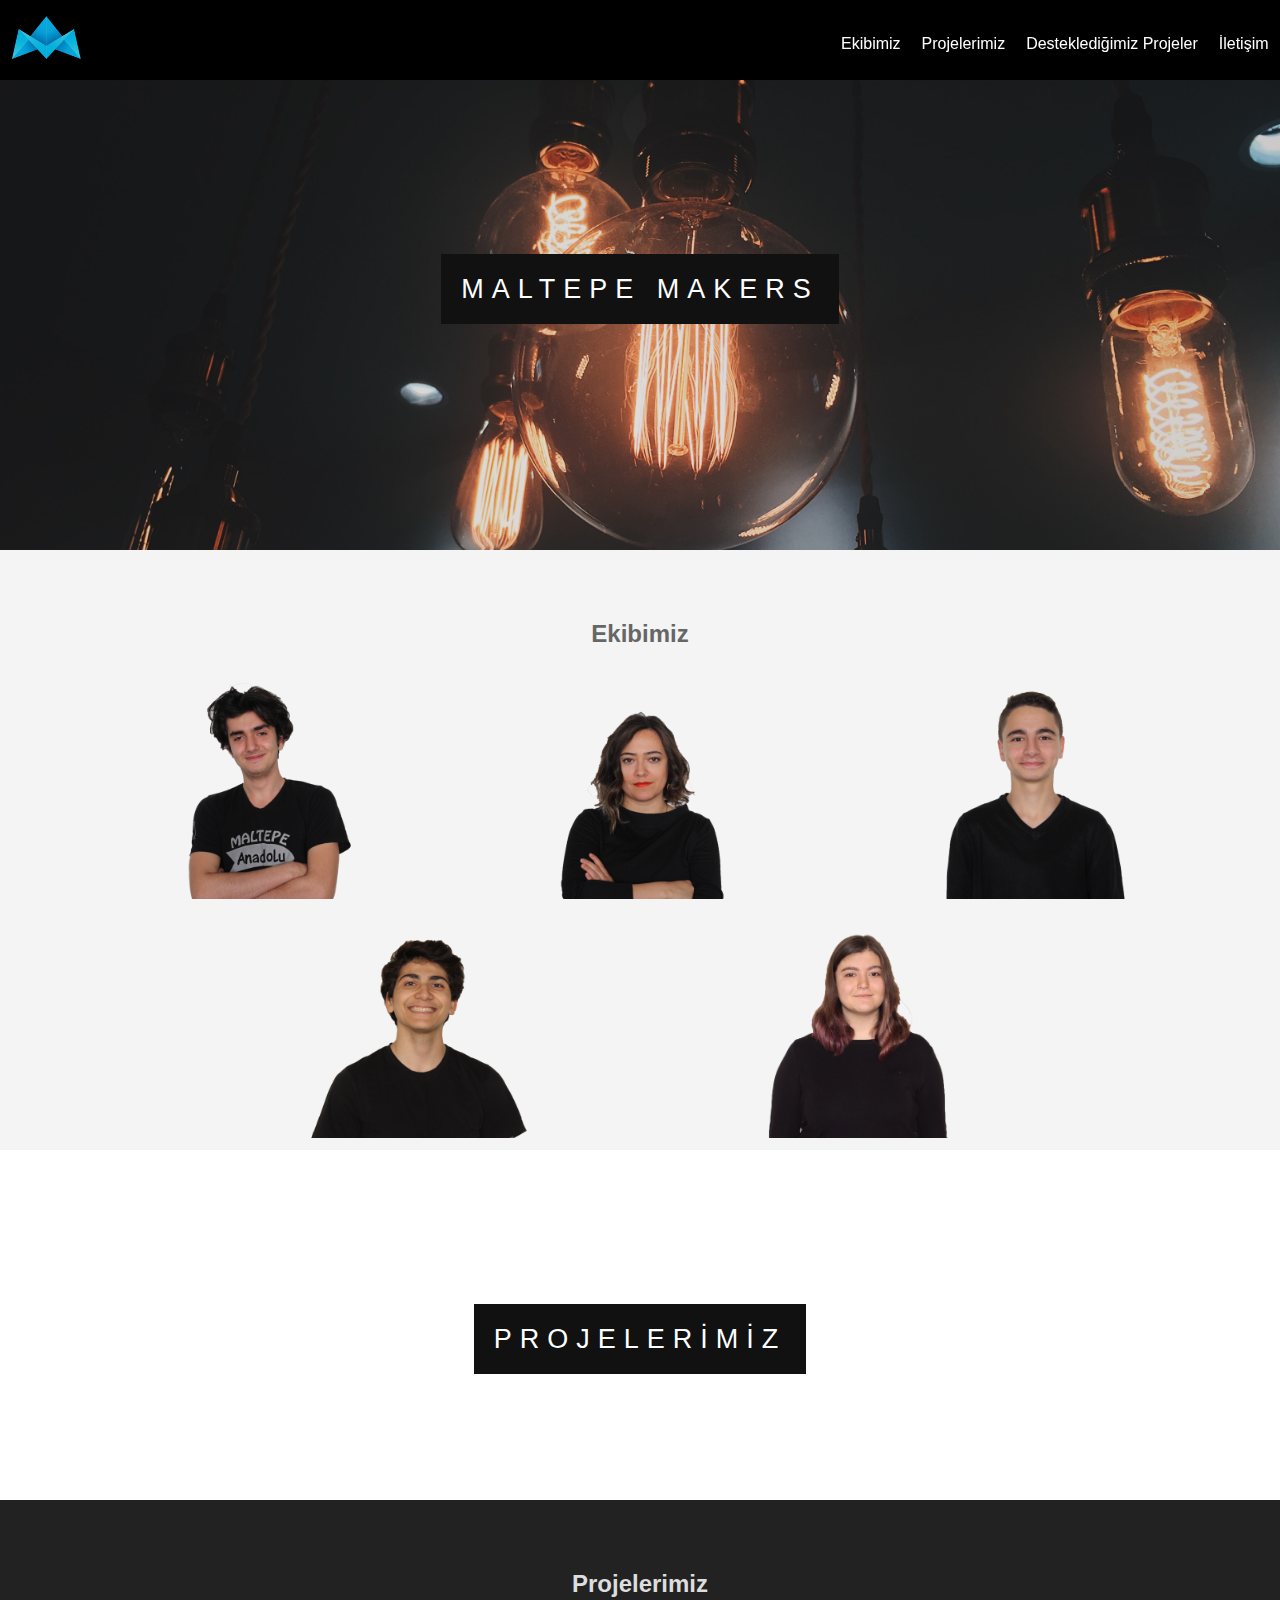
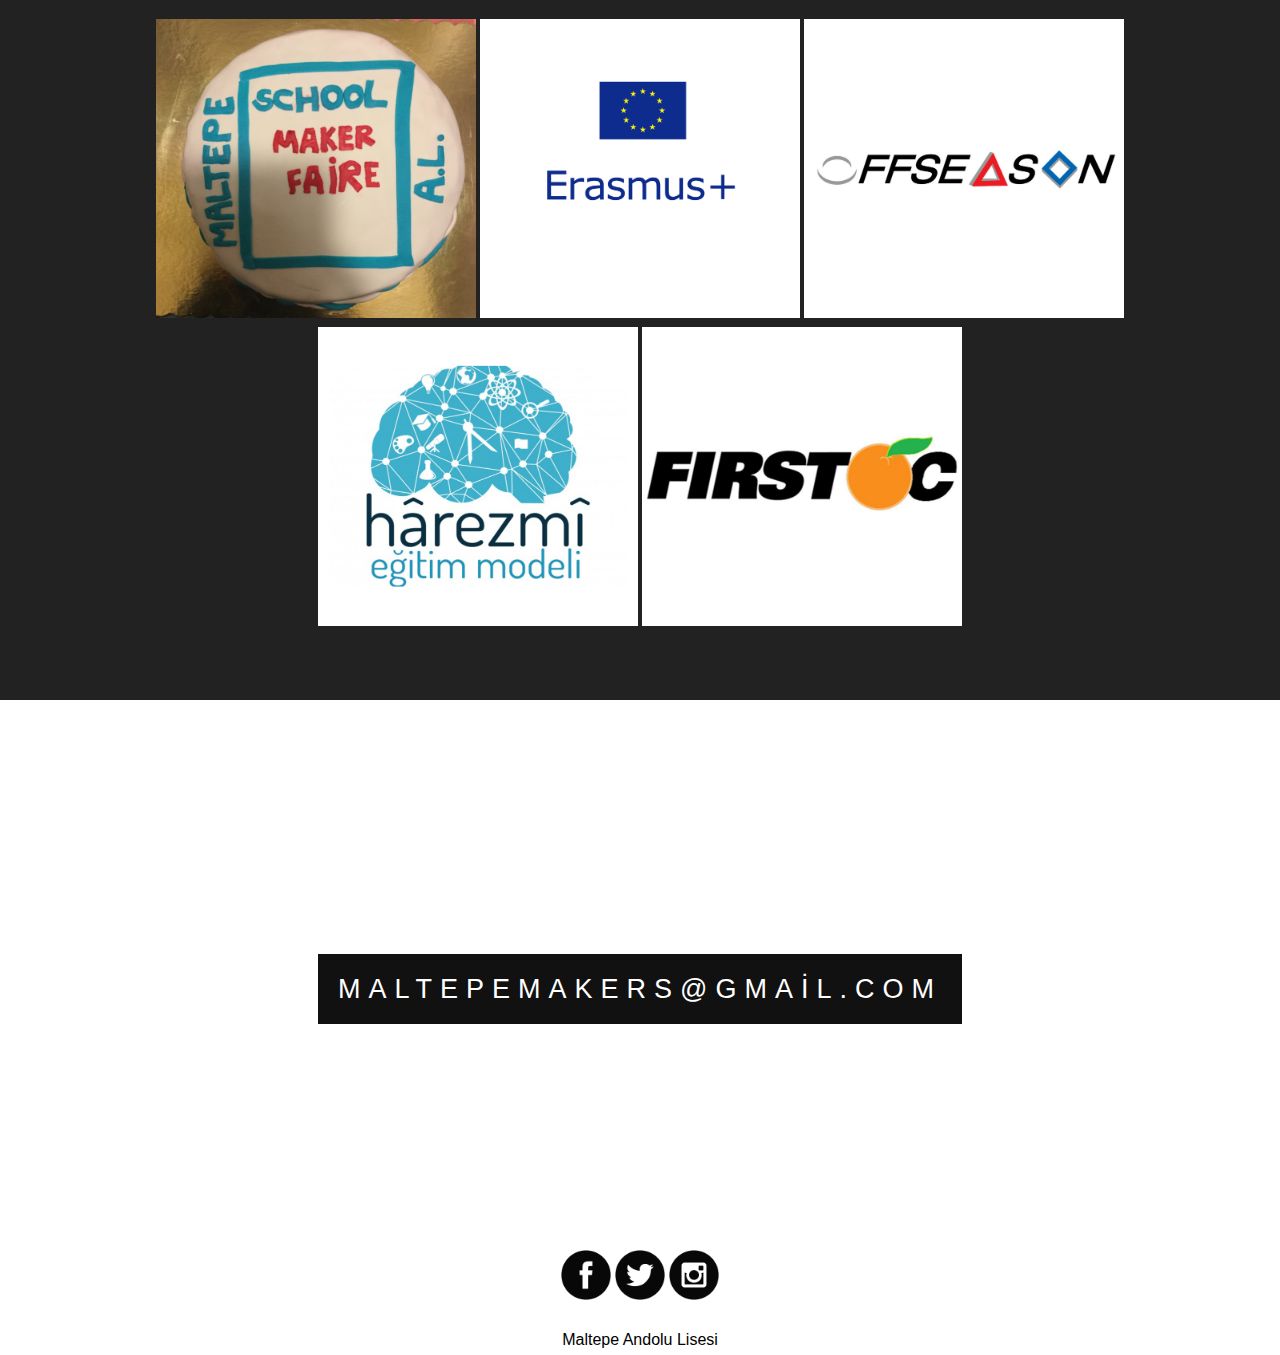
<file: index.html>
<!DOCTYPE HTML>
<html lang="tr">
<head>
  <meta charset="UTF-8">
  <meta name="viewport" content="width=device-width, initial scale=1.0">
  <meta http-equiv="X-UA-Compatible" content="ie=edge">
  <title>Maltepe Makers</title>
  <link rel="icon" href="img/maker logo.PNG">
  <link rel="stylesheet" href="css/style.css">
  <script type="text/javascript" src="js/jquery-1.10.2.min.js"></script>
  <script>

<!----- JQUERY SCROLL NAVIGASYON--->
$(document).ready(function() {
  $('a[href*=#]').each(function() {
    if (location.pathname.replace(/^\//,'') == this.pathname.replace(/^\//,'')
    && location.hostname == this.hostname
    && this.hash.replace(/#/,'') ) {
      var $targetId = $(this.hash), $targetAnchor = $('[name=' + this.hash.slice(1) +']');
      var $target = $targetId.length ? $targetId : $targetAnchor.length ? $targetAnchor : false;
       if ($target) {
         var targetOffset = $target.offset().top;

<!----- JQUERY TIKLANDIGINDA YAZIYI "ACTIVE" YAPAR--->
         $(this).click(function() {
            $("#nav li a").removeClass("active");
            $(this).addClass('active');
           $('html, body').animate({scrollTop: targetOffset}, 1000);
           return false;
         });
      }
    }
  });

});


</script>
</head>
<body>
  <header id="header">
    <div class="content">
      <div id="logo"><a href="#"><img src="img/maker logo.PNG" width=75px height=50px></img></a></div>
      <nav id="nav">
        <div id="parent">
          <ul>
            <li><a href="#sec1" title="Ekibimiz">Ekibimiz</a></li>
            <li><a href="#sec2" title="Projelerimiz">Projelerimiz</a></li>
            <li><a href="desteklenen.html" title="Desteklediğimiz Projeler">Desteklediğimiz Projeler</a></li>
            <li><a href="#sec4" title="İletişim">İletişim</a></li>
          </ul>
        </div>
      </nav>
    </div>
  </header>

<!--merhaba, ben websiteyi yazan öğrenci. bana ödeme yapılmıyor. yardım gönderin-->

  <div id="sec1" class="pimg1">
    <div class="ptext">
      <span class="border">
        Maltepe Makers
      </span>
    </div>
  </div>

  <section class="section section-light" id="ekipcontainer">
    <nav id="ekip">
    <h2><a href="ekibimiz.html">Ekibimiz</a></h2>
      <img src="img/Ekibimiz/Yönetim Kurulu PNG/baran salık.png" width=345,6 height=230,4 id="baran" title="Baran Salık"></img>
      <img src="img/Ekibimiz/Yönetim Kurulu PNG/aslı hoca.png" width=345,6 height=230,4 id="asli" title="Aslı Çakmak"></img>
      <img src="img/Ekibimiz/Yönetim Kurulu PNG/barış poyraz.png" width=345,6 height=230,4 id="baris" title="Barış Poyraz"></img>
      <img src="img/Ekibimiz/Yönetim Kurulu PNG/sefa vural.png" width=345,6 height=230,4 id="seda" title="Sefa Vural"></img>
      <img src="img/Ekibimiz/Yönetim Kurulu PNG/ipek metin.png" width=345,6 height=230,4 id="ipek" title="İpek Metin"></img>
    </nav>
  </section>

  <div id="sec2" class="pimg2">
    <div class="ptext">
      <span class="border">
        Projelerimiz
      </span>
    </div>
  </div>

  <section class="section section-dark" id="projecontainer">
    <nav id="proje">
      <h2>Projelerimiz</h2>
      <a href="makerfaire.html"><img src="img/projeler/maker pasta.jpg" width=320 height=299,8 title="School Maker Faire" id="makerfr"></img></a>
      <a href="erasmusp.html"><img src="img/projeler/erasmusplus.jpg" width=320 height=299,8 title="Erasmus+" id="erasmusp"></img></a>
      <a href="frc_offs.html"><img src="img/projeler/frc offseason.jpg" width=320 height=299,8 title="FRC Offseason" id="frcoffs"></img></a>
      <a href="harezmi.html"><img src="img/projeler/harezmi.jpg" width=320 height=299,8 title="Harezmi Pilot Proje" id="harezmi"></img></a>
      <a href="frc_oc.html"><img src="img/projeler/frc oc.jpg" width=320 height=299,8 title="FRC Open County" id="frcoc"></img></a>
    </nav>
  </section>

  <div class="pimg1">
    <div class="ptext">
      <span class="border">
        maltepemakers@gmail.com
      </span>
    </div>
  </div>

  <footer id="footer">
    <div class="container" id="sec4">
      <div class="social"><a href="https://tr-tr.facebook.com/maltepemakers/" title="Maltepe Makers Facebook"><img src="img/facebook.png" width="50" height="50" id="facebook"></img></a></div>
      <div class="social"><a href="https://twitter.com/maltepemaker" title="Maltepe Makers Twitter"><img src="img/twitter.png" width="50" height="50" id="twitter"></img></a></div>
      <div class="social"><a href="https://www.instagram.com/maltepemakers/" title="Maltepe Makers Instagram"><img src="img/instagram.png" width="50" height="50" id="instagram"></img></a></div>
    </div>
      <p><a href="http://maltepeanadolu.meb.k12.tr/" id="al" title="Maltepe Anadolu Lisesi Resmi Website">Maltepe Andolu Lisesi</a></p>
  </footer>
</body>
</html>
</file>
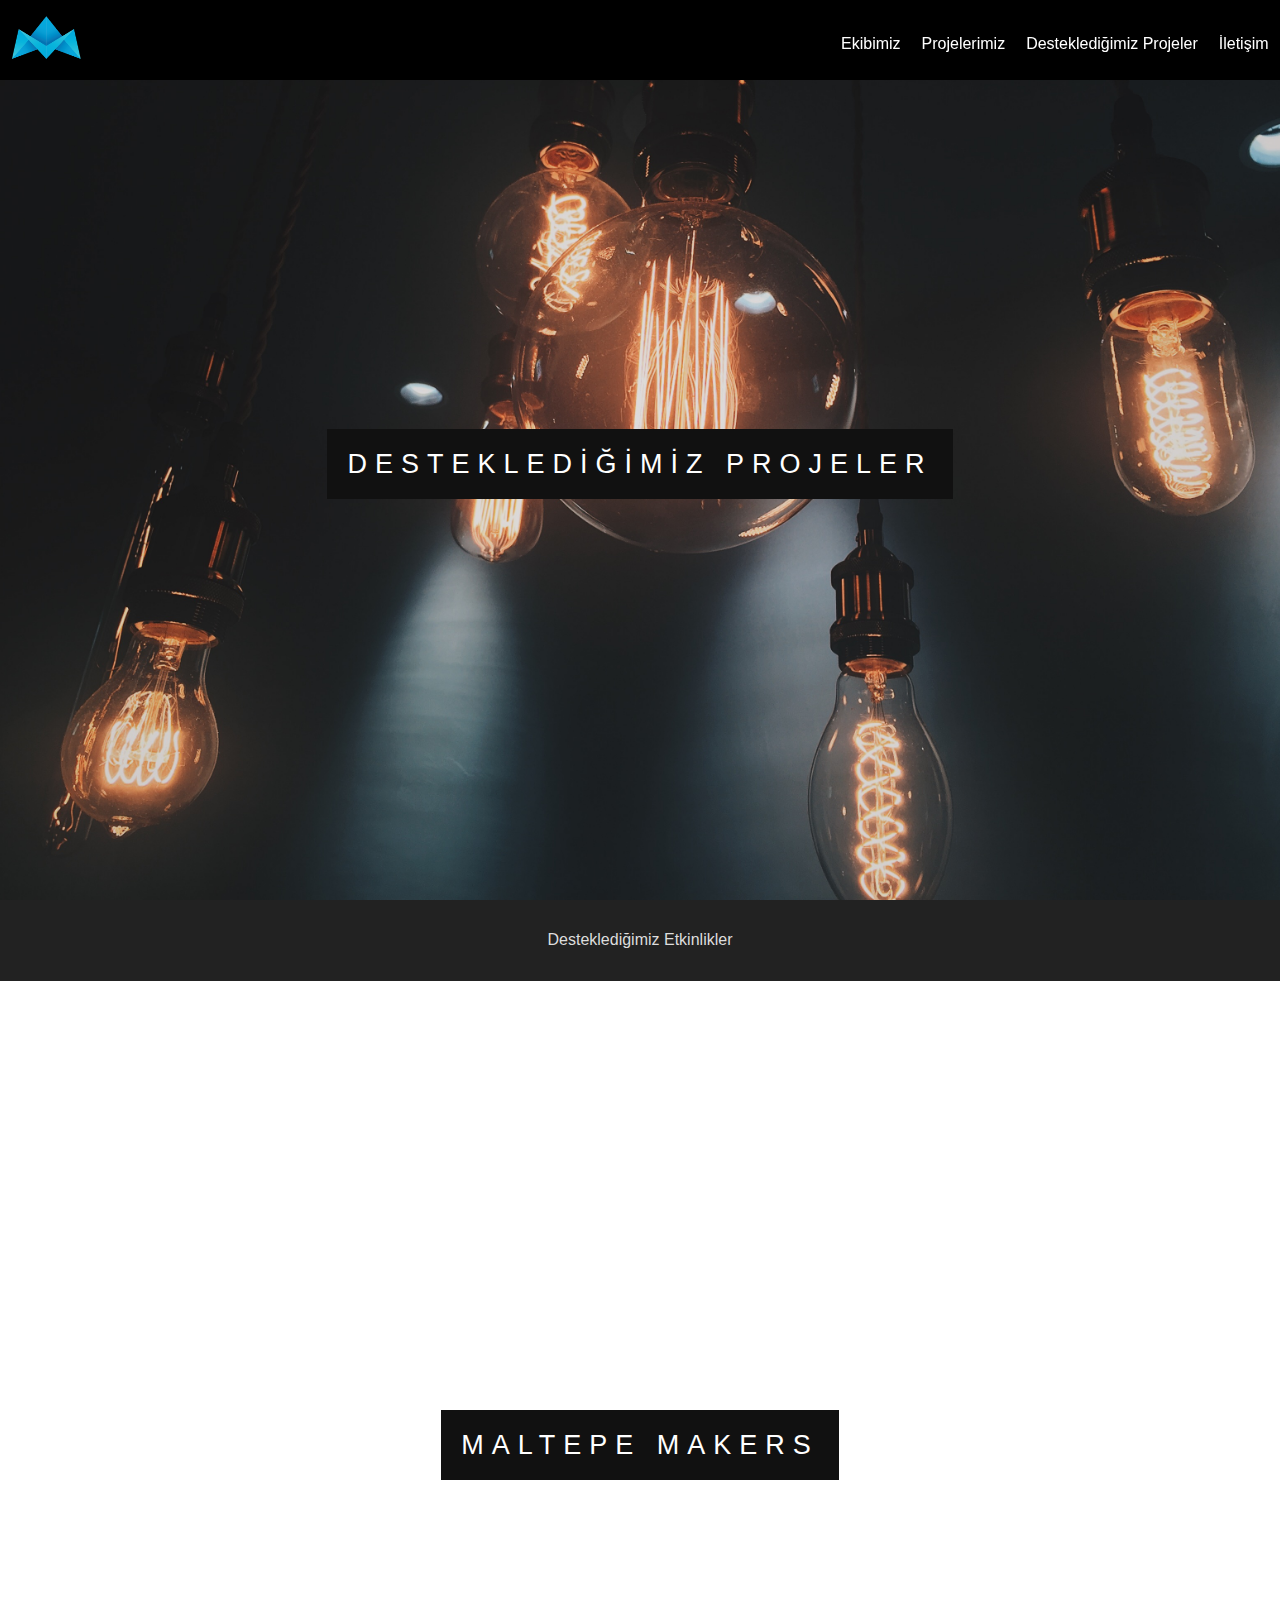
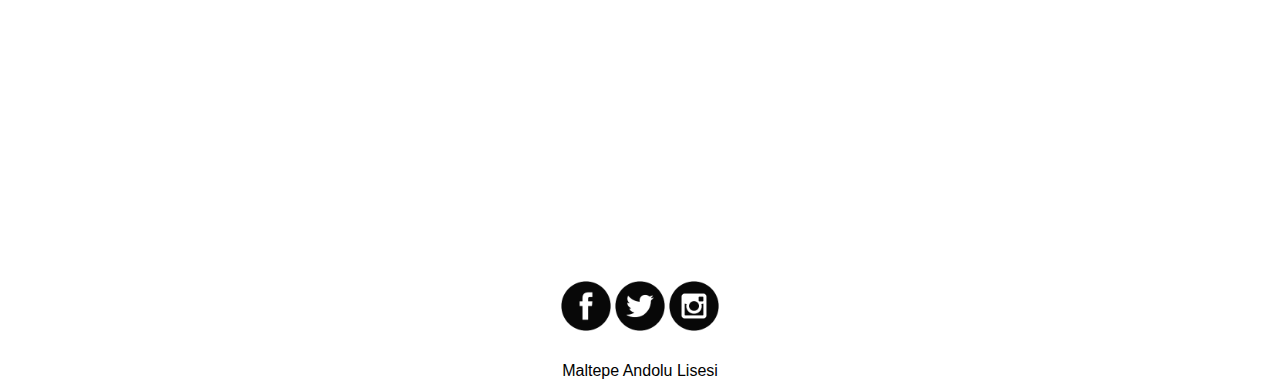
<file: desteklenen.html>
<!DOCTYPE HTML>
<html lang="tr">
<head>
  <meta charset="UTF-8">
  <meta name="viewport" content="width=device-width, initial scale=1.0">
  <meta http-equiv="X-UA-Compatible" content="ie=edge">
  <title>Desteklediğimiz Projeler</title>
  <link rel="icon" href="img/maker logo.PNG">
  <link rel="stylesheet" href="css/style.css">
  <script type="text/javascript" src="js/jquery-1.10.2.min.js"></script>
  <script>

<!----- JQUERY SCROLL NAVIGASYON--->
$(document).ready(function() {
  $('a[href*=#]').each(function() {
    if (location.pathname.replace(/^\//,'') == this.pathname.replace(/^\//,'')
    && location.hostname == this.hostname
    && this.hash.replace(/#/,'') ) {
      var $targetId = $(this.hash), $targetAnchor = $('[name=' + this.hash.slice(1) +']');
      var $target = $targetId.length ? $targetId : $targetAnchor.length ? $targetAnchor : false;
       if ($target) {
         var targetOffset = $target.offset().top;

<!----- JQUERY TIKLANDIGINDA YAZIYI "ACTIVE" YAPAR--->
         $(this).click(function() {
            $("#nav li a").removeClass("active");
            $(this).addClass('active');
           $('html, body').animate({scrollTop: targetOffset}, 1000);
           return false;
         });
      }
    }
  });

});


</script>
</head>
<body>
  <header id="header">
    <div class="content">
      <div id="logo"><a href="index.html"><img src="img/maker logo.PNG" width=75px height=50px></img></a></div>
      <nav id="nav">
        <div id="parent">
          <ul>
            <li><a href="index.html#sec1" title="Ekibimiz">Ekibimiz</a></li>
            <li><a href="index.html#sec2" title="Projelerimiz">Projelerimiz</a></li>
            <li><a href="#desteklenen" title="Desteklediğimiz Projeler">Desteklediğimiz Projeler</a></li>
            <li><a href="#sec4" title="İletişim">İletişim</a></li>
          </ul>
        </div>
      </nav>
    </div>
  </header>

  <div class="pimgd" id="desteklenen">
    <div class="ptext">
      <span class="border">
        Desteklediğimiz Projeler
      </span>
    </div>
  </div>

  <section class="sectiond section-dark">
    <p>Desteklediğimiz Etkinlikler</p>
  </section>

  <div class="pimgd">
    <div class="ptext">
      <span class="border">
        Maltepe Makers
      </span>
    </div>
  </div>

  <footer id="footer">
    <div class="container" id="sec4">
      <div class="social"><a href="https://tr-tr.facebook.com/maltepemakers/" title="Maltepe Makers Facebook"><img src="img/facebook.png" width="50" height="50" id="facebook"></img></a></div>
      <div class="social"><a href="https://twitter.com/maltepemaker" title="Maltepe Makers Twitter"><img src="img/twitter.png" width="50" height="50" id="twitter"></img></a></div>
      <div class="social"><a href="https://www.instagram.com/maltepemakers/" title="Maltepe Makers Instagram"><img src="img/instagram.png" width="50" height="50" id="instagram"></img></a></div>
    </div>
      <p><a href="http://maltepeanadolu.meb.k12.tr/" id="al" title="Maltepe Anadolu Lisesi Resmi Website">Maltepe Andolu Lisesi</a></p>
  </footer>
</body>
</html>
</file>
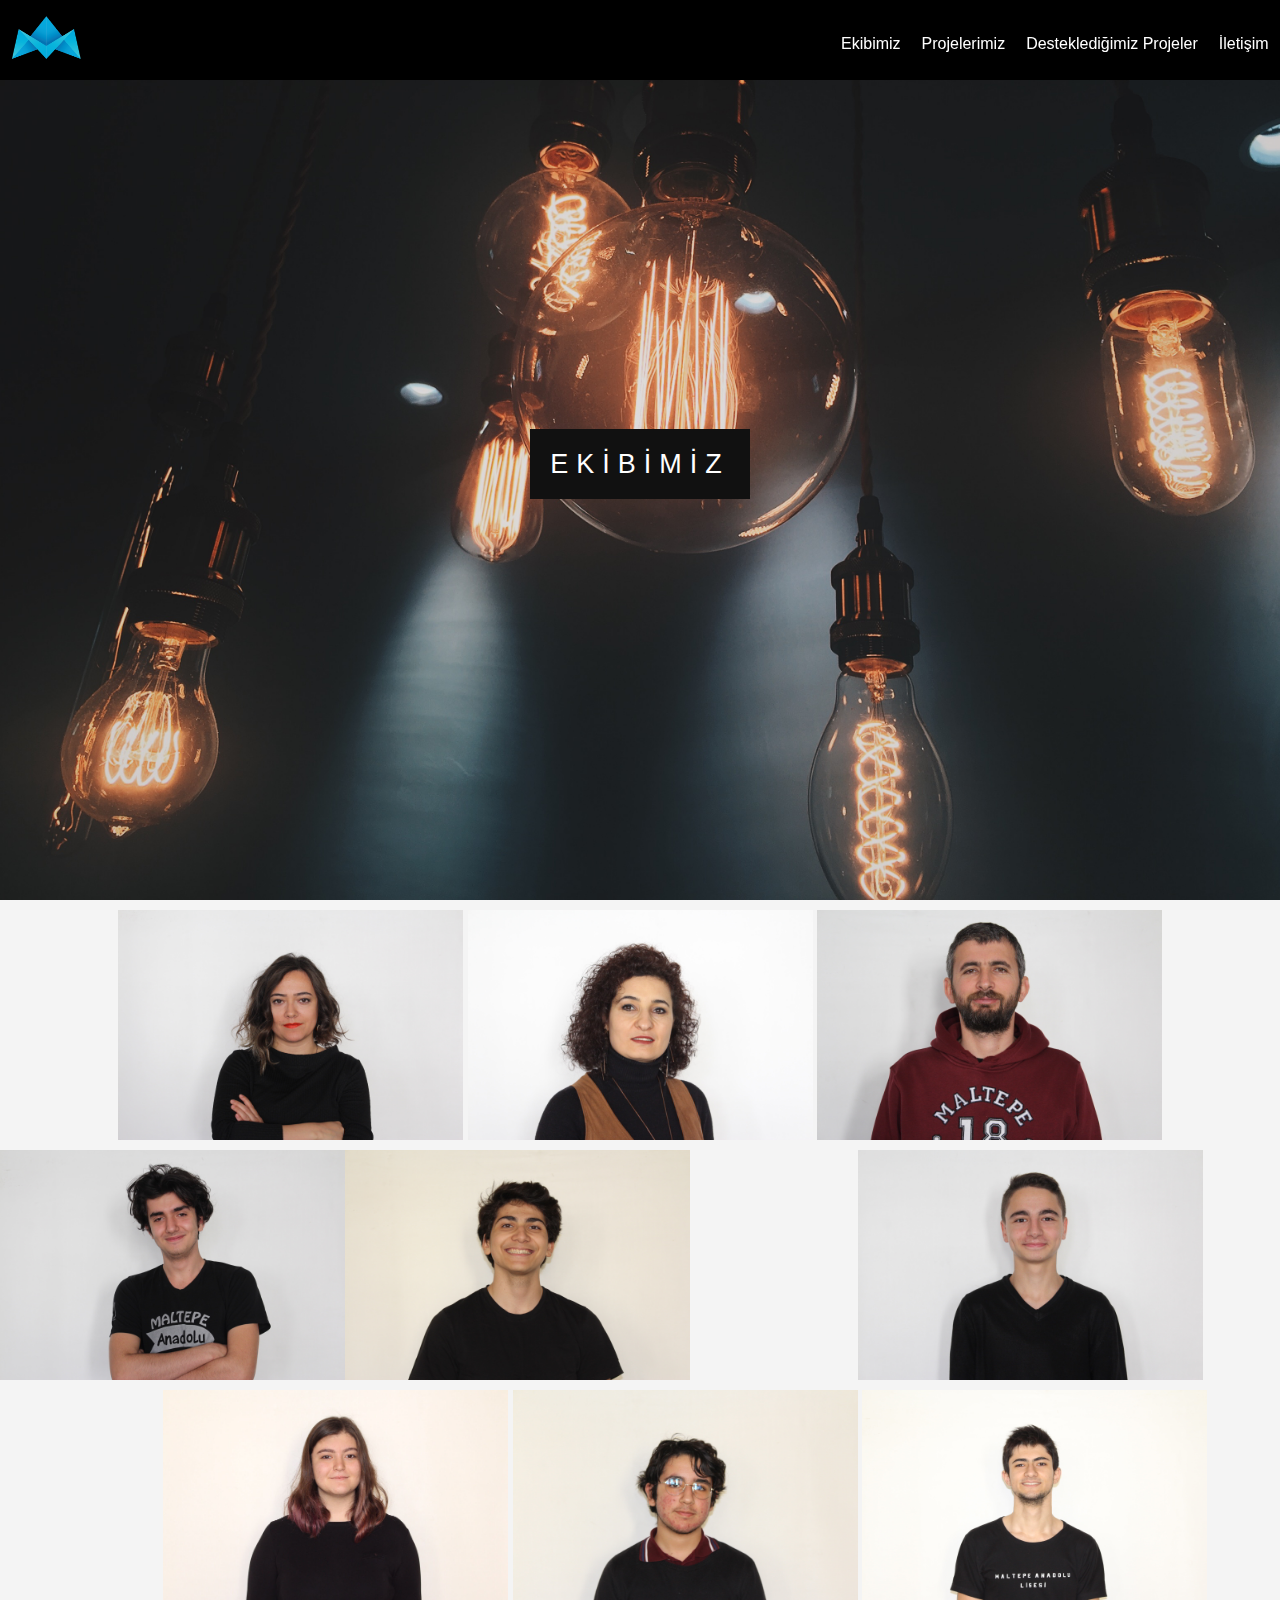
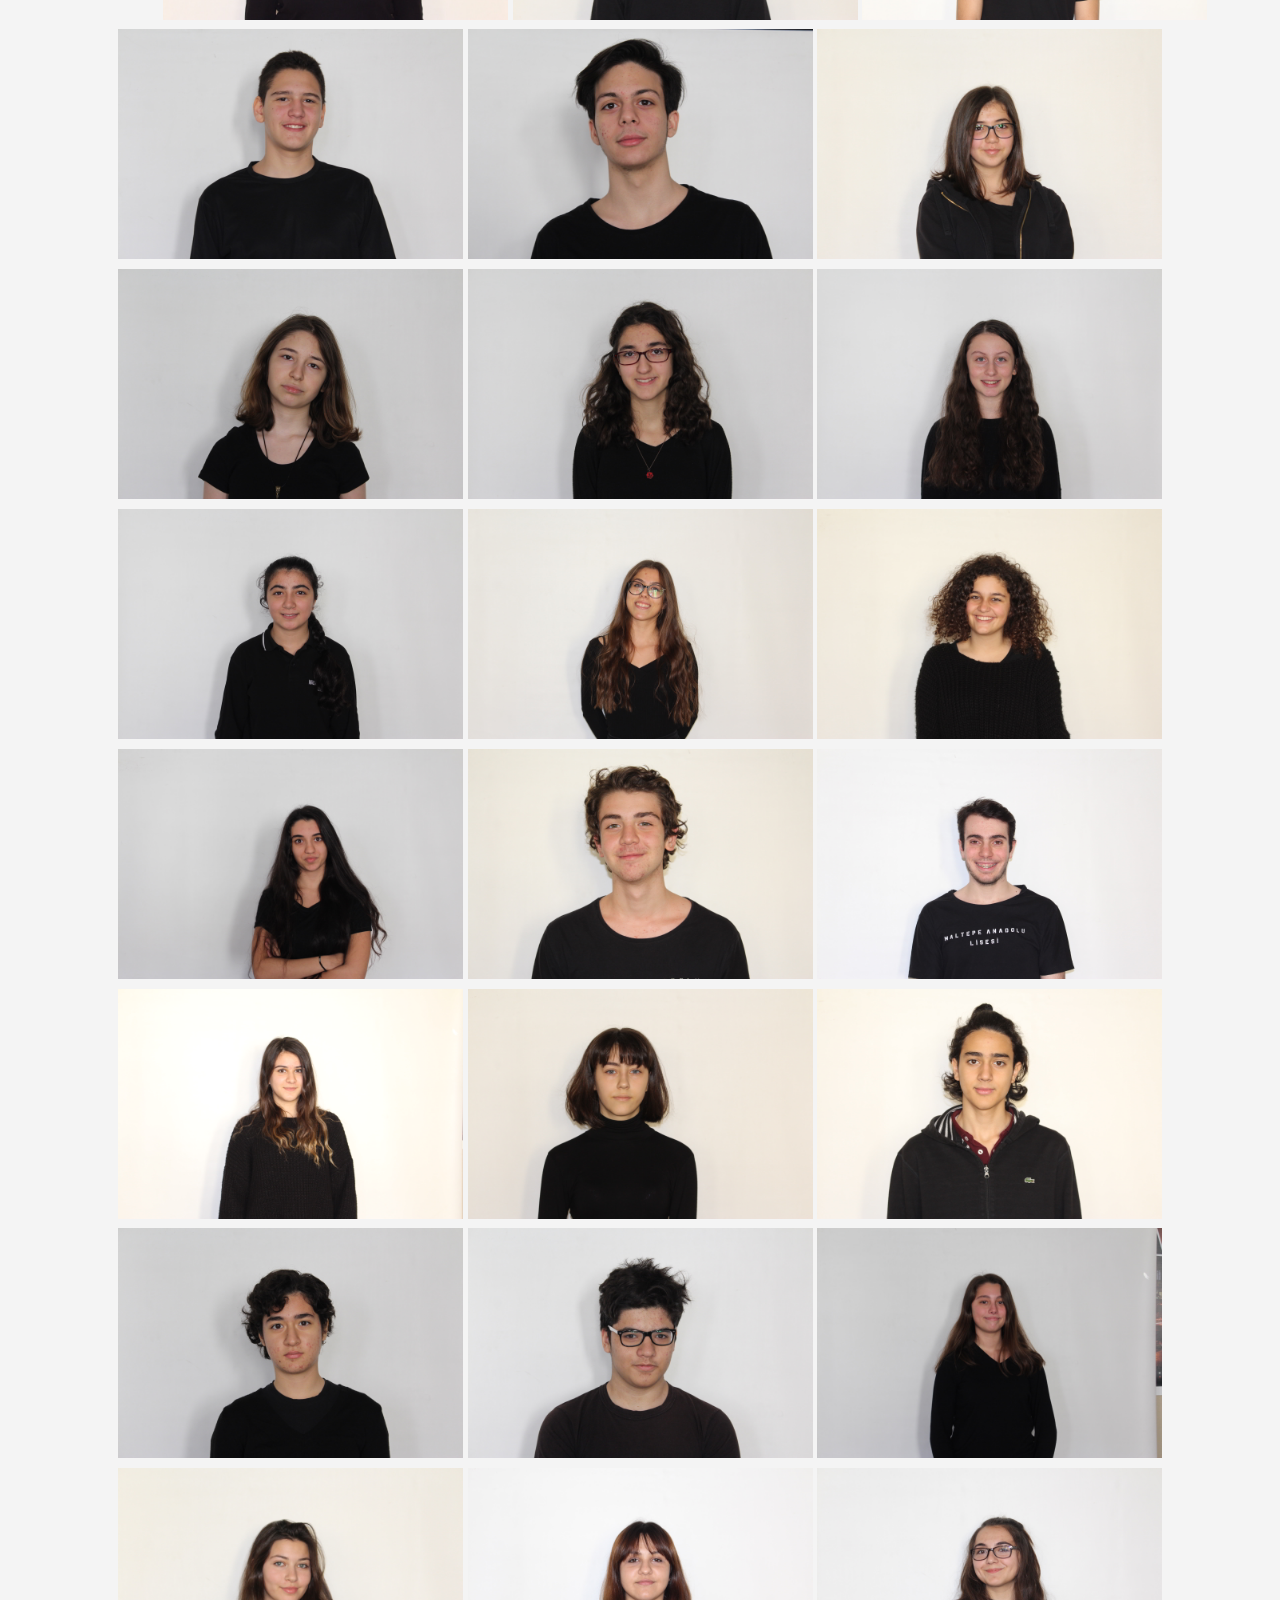
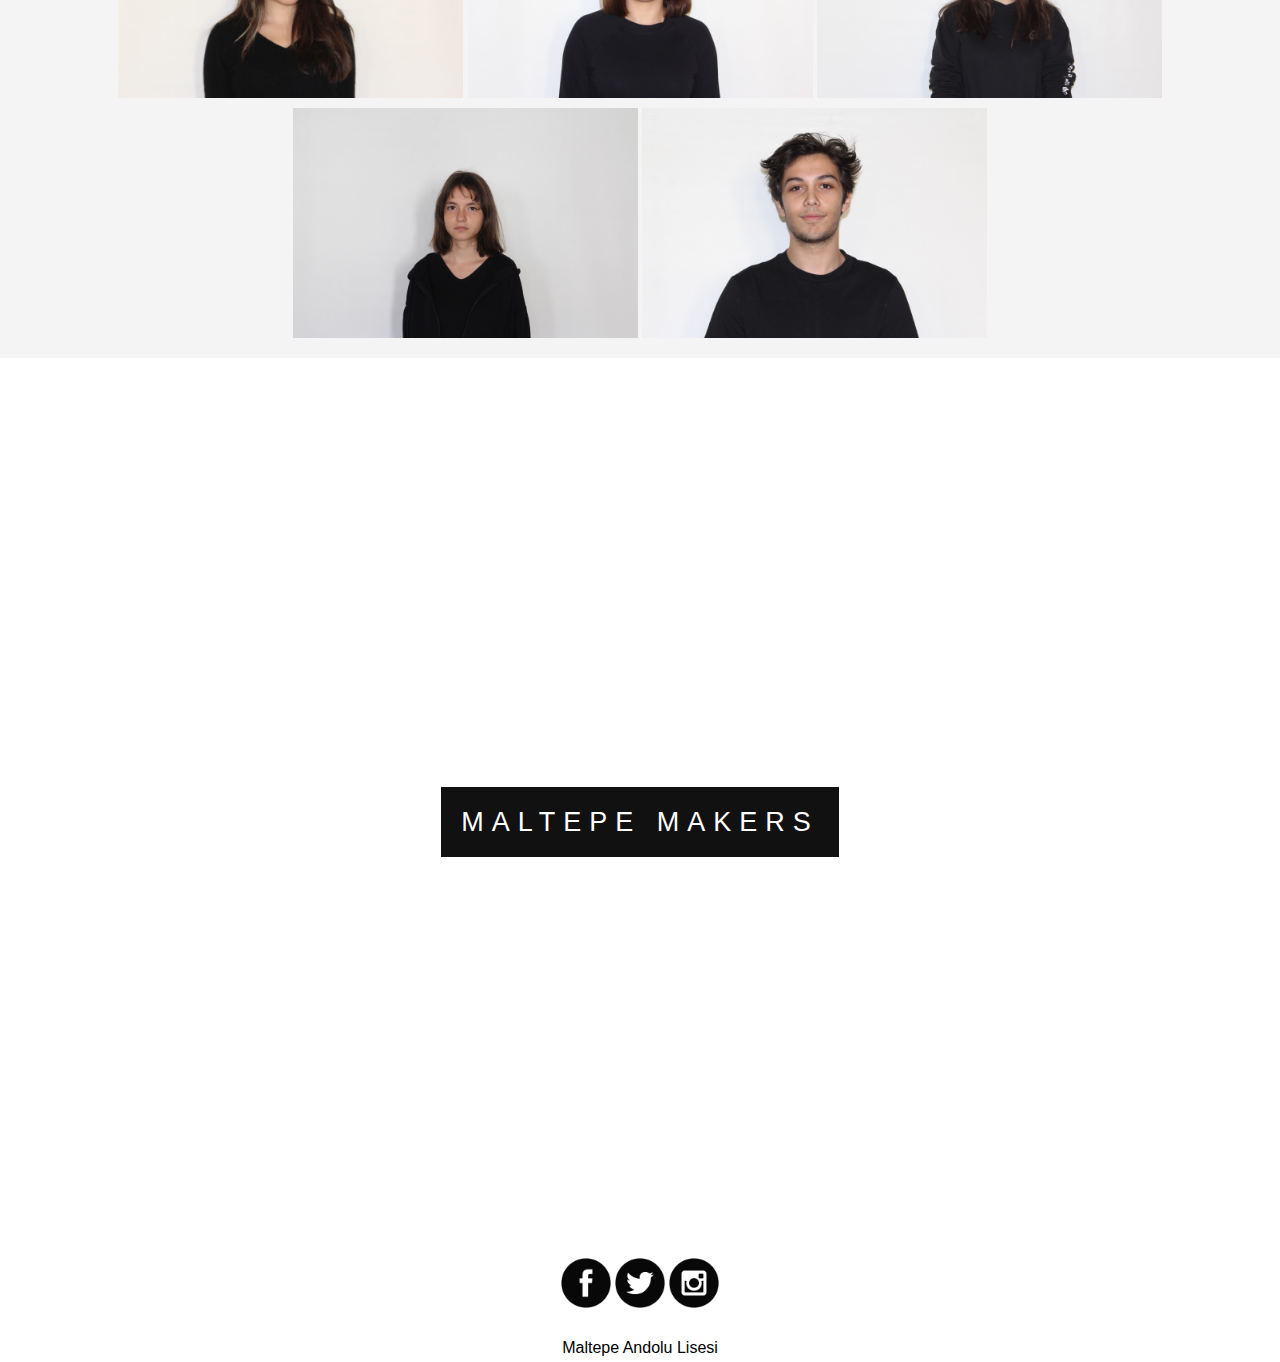
<file: ekibimiz.html>
<!DOCTYPE HTML>
<html lang="tr">
<head>
  <meta charset="UTF-8">
  <meta name="viewport" content="width=device-width, initial scale=1.0">
  <meta http-equiv="X-UA-Compatible" content="ie=edge">
  <title>Ekibimiz</title>
  <link rel="icon" href="img/maker logo.PNG">
  <link rel="stylesheet" href="css/style.css">
  <script type="text/javascript" src="js/jquery-1.10.2.min.js"></script>
  <script>

<!----- JQUERY SCROLL NAVIGASYON--->
$(document).ready(function() {
  $('a[href*=#]').each(function() {
    if (location.pathname.replace(/^\//,'') == this.pathname.replace(/^\//,'')
    && location.hostname == this.hostname
    && this.hash.replace(/#/,'') ) {
      var $targetId = $(this.hash), $targetAnchor = $('[name=' + this.hash.slice(1) +']');
      var $target = $targetId.length ? $targetId : $targetAnchor.length ? $targetAnchor : false;
       if ($target) {
         var targetOffset = $target.offset().top;

<!----- JQUERY TIKLANDIGINDA YAZIYI "ACTIVE" YAPAR--->
         $(this).click(function() {
            $("#nav li a").removeClass("active");
            $(this).addClass('active');
           $('html, body').animate({scrollTop: targetOffset}, 1000);
           return false;
         });
      }
    }
  });

});


</script>
</head>
<body>
  <header id="header">
    <div class="content">
      <div id="logo"><a href="index.html"><img src="img/maker logo.PNG" width=75px height=50px></img></a></div>
      <nav id="nav">
        <div id="parent">
          <ul>
            <li><a href="#ekibimiz" title="Ekibimiz">Ekibimiz</a></li>
            <li><a href="index.html#sec2" title="Projelerimiz">Projelerimiz</a></li>
            <li><a href="desteklenen.html" title="Desteklediğimiz Projeler">Desteklediğimiz Projeler</a></li>
            <li><a href="#sec4" title="İletişim">İletişim</a></li>
          </ul>
        </div>
      </nav>
    </div>
  </header>

  <div class="pimgd" id="ekibimiz">
    <div class="ptext">
      <span class="border">
        Ekibimiz
      </span>
    </div>
  </div>

  <section class="sectiond section-light">
    <img src="img/Ekibimiz/aslı hoca.JPG" width=345,6 height=230,4 id="aslı" title="Aslı Çakmak"></img>
    <img src="img/Ekibimiz/IMG_8919.JPG" width=345,6 height=230,4 id="zehra" title="Zehra Öztürk Tüm"></img>
    <img src="img/Ekibimiz/hüseyin hoca.JPG" width=345,6 height=230,4 id="hüseyin" title="Hüseyin Palabıyıkoğlu"></img>
    <img src="img/Ekibimiz/baran salık.JPG" width=345,6 height=230,4 id="baran" title="Baran Salık"></img>
    <img src="img/Ekibimiz/barış poyraz.JPG" width=345,6 height=230,4 id="barış" title="Barış Poyraz"></img>
    <img src="img/Ekibimiz/sefa vural.JPG" width=345,6 height=230,4 id="sefa" title="Sefa Vural"></img>
    <img src="img/Ekibimiz/ipek metin.JPG" width=345,6 height=230,4 id="ipek" title="İpek Metin"></img>
    <img src="img/Ekibimiz/özgür hasan ocak.JPG" width=345,6 height=230,4 id="özgür" title="Özgür Hasan Ocak"></img>
    <img src="img/Ekibimiz/ali can alparslan.JPG" width=345,6 height=230,4 id="alican" title="Alican Alparslan"></img>
    <img src="img/Ekibimiz/alp çağlayan.JPG" width=345,6 height=230,4 id="alp" title="Alp Çağlayan"></img>
    <img src="img/Ekibimiz/altan yaşar.JPG" width=345,6 height=230,4 id="altan" title="Ahmet Altan Yaşar"></img>
    <img src="img/Ekibimiz/ayşenaz evitan.JPG" width=345,6 height=230,4 id="ayşenaz" title="Ayşenaz Evitan"></img>
    <img src="img/Ekibimiz/bahar erdinç.JPG" width=345,6 height=230,4 id="bahar" title="Bahar Erdinç"></img>
    <img src="img/Ekibimiz/başak serttaş.JPG" width=345,6 height=230,4 id="başak" title="Başak Serttaş"></img>
    <img src="img/Ekibimiz/berre şengül.JPG" width=345,6 height=230,4 id="berre" title="Berre Şengül"></img>
    <img src="img/Ekibimiz/dilara gültekin.JPG" width=345,6 height=230,4 id="dilara" title="Dilara Gültekin"></img>
    <img src="img/Ekibimiz/dilay yıldız.JPG" width=345,6 height=230,4 id="dilay" title="Dilay Yıldız"></img>
    <img src="img/Ekibimiz/ece altıkulaç.JPG" width=345,6 height=230,4 id="ece" title="Ece Altıkulaç"></img>
    <img src="img/Ekibimiz/eda kaya.JPG" width=345,6 height=230,4 id="eda" title="Eda Kaya"></img>
    <img src="img/Ekibimiz/emir arda gün.JPG" width=345,6 height=230,4 id="emirarda" title="Emir Arda Gün"></img>
    <img src="img/Ekibimiz/enes asım topçu.JPG" width=345,6 height=230,4 id="enes" title="Enes Asım Topçu"></img>
    <img src="img/Ekibimiz/ırmak gullik.JPG" width=345,6 height=230,4 id="ırmak" title="Irmak Gullik"></img>
    <img src="img/Ekibimiz/melisa kurt.JPG" width=345,6 height=230,4 id="melisa" title="Melisa Kurt"></img>
    <img src="img/Ekibimiz/mert alpay.JPG" width=345,6 height=230,4 id="mert" title="Mert Alpay"></img>
    <img src="img/Ekibimiz/nefise özge özgün.JPG" width=345,6 height=230,4 id="nefise" title="Nefise Özge Özgün"></img>
    <img src="img/Ekibimiz/ömer mete öztay.JPG" width=345,6 height=230,4 id="ömermete" title="Ömer Mete Öztay"></img>
    <img src="img/Ekibimiz/öykü ayrancı.JPG" width=345,6 height=230,4 id="öykü" title="Öykü Ayrancı"></img>
    <img src="img/Ekibimiz/simla altıntaş.JPG" width=345,6 height=230,4 id="simla" title="Simla Altıntaş"></img>
    <img src="img/Ekibimiz/şevval ağır.JPG" width=345,6 height=230,4 id="şevval1" title="Şevval Ağır"></img>
    <img src="img/Ekibimiz/şevval ören.JPG" width=345,6 height=230,4 id="şevval" title="Şevval Ören"></img>
    <img src="img/Ekibimiz/yasemin yıldırım.JPG" width=345,6 height=230,4 id="yasemin" title="Yasemin Yıldırım"></img>
    <img src="img/Ekibimiz/yiğit öncel.JPG" width=345,6 height=230,4 id="yiğit" title="Yiğit Öncel"></img>
  </section>

  <div class="pimgd">
    <div class="ptext">
      <span class="border">
        Maltepe Makers
      </span>
    </div>
  </div>

  <footer id="footer">
    <div class="container" id="sec4">
      <div class="social"><a href="https://tr-tr.facebook.com/maltepemakers/" title="Maltepe Makers Facebook"><img src="img/facebook.png" width="50" height="50" id="facebook"></img></a></div>
      <div class="social"><a href="https://twitter.com/maltepemaker" title="Maltepe Makers Twitter"><img src="img/twitter.png" width="50" height="50" id="twitter"></img></a></div>
      <div class="social"><a href="https://www.instagram.com/maltepemakers/" title="Maltepe Makers Instagram"><img src="img/instagram.png" width="50" height="50" id="instagram"></img></a></div>
    </div>
      <p><a href="http://maltepeanadolu.meb.k12.tr/" id="al" title="Maltepe Anadolu Lisesi Resmi Website">Maltepe Andolu Lisesi</a></p>
  </footer>
</body>
</html>
</file>
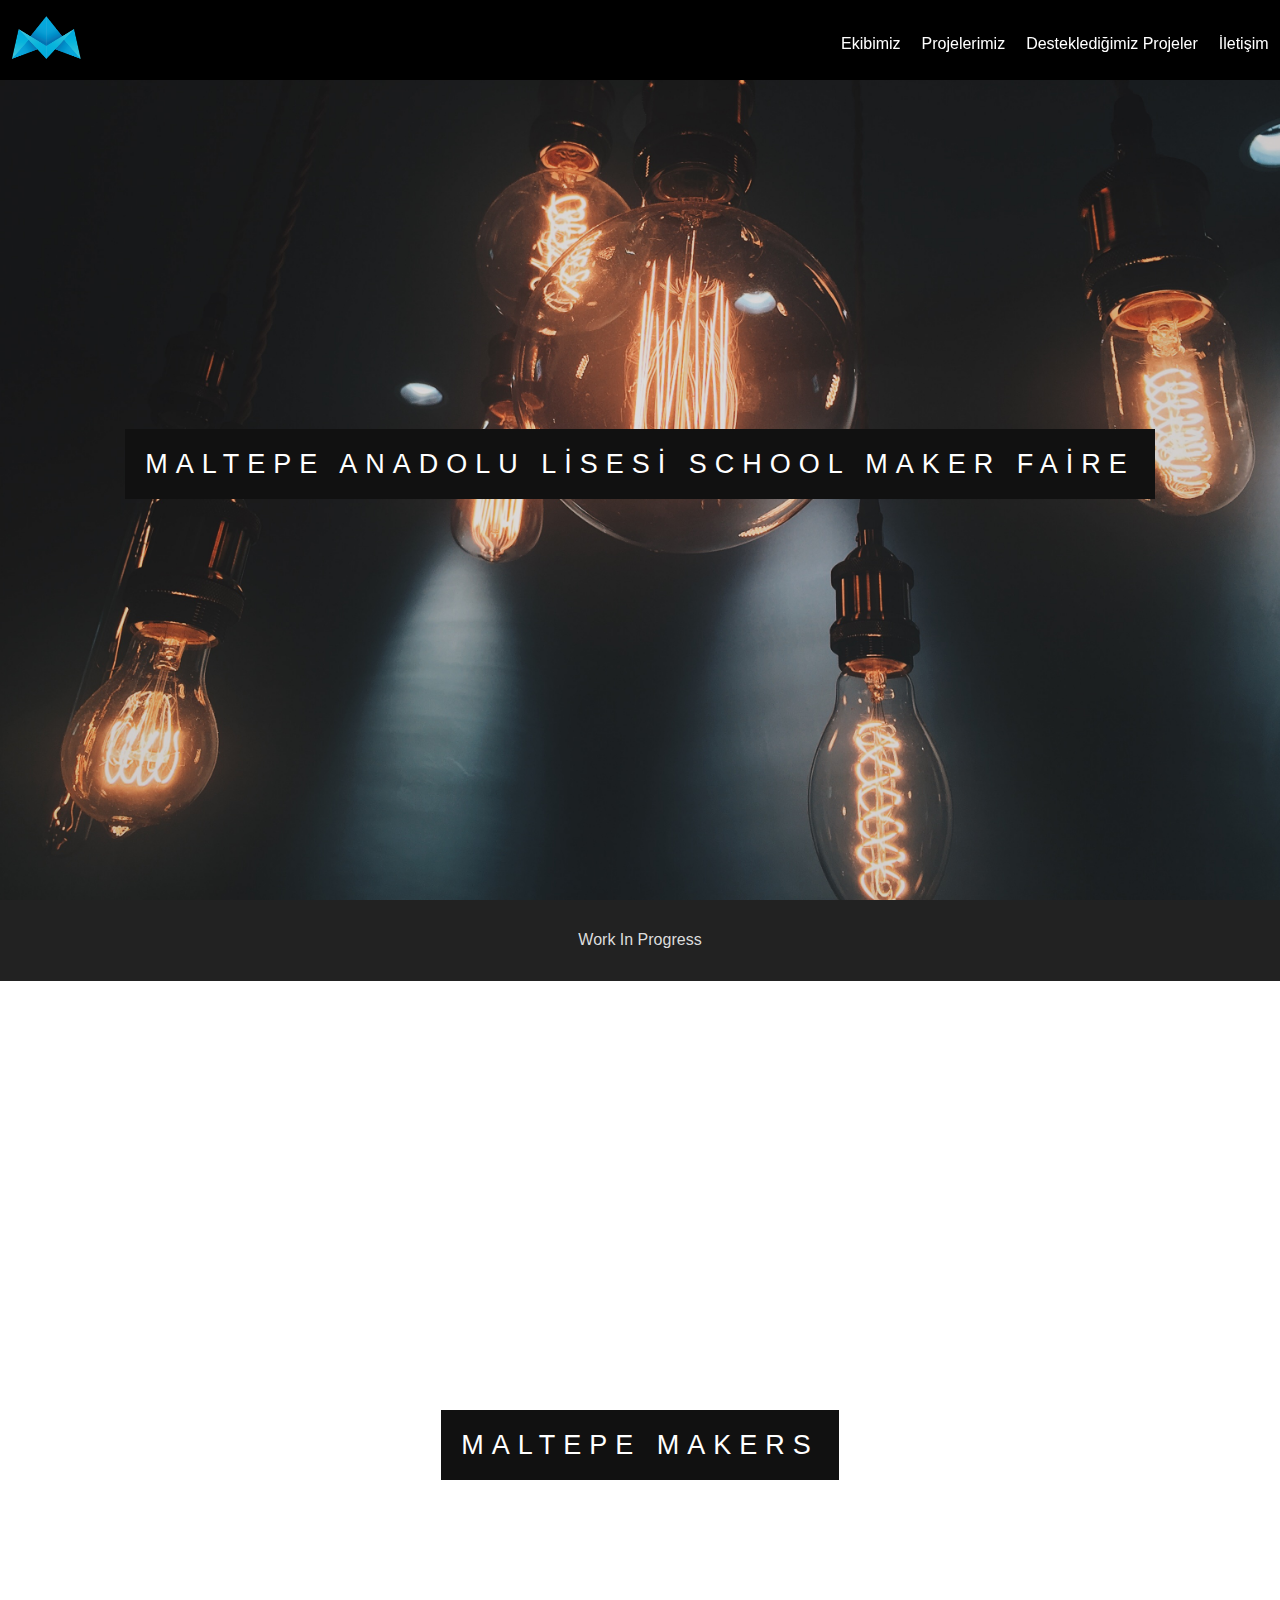
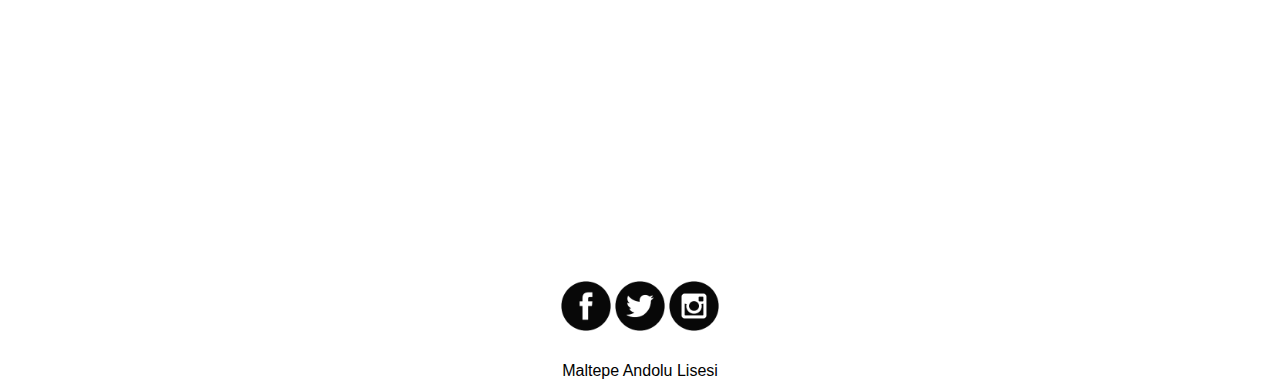
<file: makerfaire.html>
<!DOCTYPE HTML>
<html lang="tr">
<head>
  <meta charset="UTF-8">
  <meta name="viewport" content="width=device-width, initial scale=1.0">
  <meta http-equiv="X-UA-Compatible" content="ie=edge">
  <title>Projelerimiz - School Maker Faire</title>
  <link rel="icon" href="img/maker logo.PNG">
  <link rel="stylesheet" href="css/style.css">
  <script type="text/javascript" src="js/jquery-1.10.2.min.js"></script>
  <script>

<!----- JQUERY SCROLL NAVIGASYON--->
$(document).ready(function() {
  $('a[href*=#]').each(function() {
    if (location.pathname.replace(/^\//,'') == this.pathname.replace(/^\//,'')
    && location.hostname == this.hostname
    && this.hash.replace(/#/,'') ) {
      var $targetId = $(this.hash), $targetAnchor = $('[name=' + this.hash.slice(1) +']');
      var $target = $targetId.length ? $targetId : $targetAnchor.length ? $targetAnchor : false;
       if ($target) {
         var targetOffset = $target.offset().top;

<!----- JQUERY TIKLANDIGINDA YAZIYI "ACTIVE" YAPAR--->
         $(this).click(function() {
            $("#nav li a").removeClass("active");
            $(this).addClass('active');
           $('html, body').animate({scrollTop: targetOffset}, 1000);
           return false;
         });
      }
    }
  });

});


</script>
</head>
<body>
  <header id="header">
    <div class="content">
      <div id="logo"><a href="index.html"><img src="img/maker logo.PNG" width=75px height=50px></img></a></div>
      <nav id="nav">
        <div id="parent">
          <ul>
            <li><a href="index.html#sec1" title="Ekibimiz">Ekibimiz</a></li>
            <li><a href="index.html#sec2" title="Projelerimiz">Projelerimiz</a></li>
            <li><a href="desteklenen.html" title="Desteklediğimiz Projeler">Desteklediğimiz Projeler</a></li>
            <li><a href="index.html#sec4" title="İletişim">İletişim</a></li>
          </ul>
        </div>
      </nav>
    </div>
  </header>

  <div class="pimgd" id="aciklama">
    <div class="ptext">
      <span class="border">
        Maltepe Anadolu Lisesi School Maker Faire
      </span>
    </div>
  </div>

  <section class="sectiond section-dark">
    <p>Work In Progress</p>
  </section>

  <div class="pimgd">
    <div class="ptext">
      <span class="border">
        Maltepe Makers
      </span>
    </div>
  </div>

  <footer id="footer">
    <div class="container" id="sec4">
      <div class="social"><a href="https://tr-tr.facebook.com/maltepemakers/" title="Maltepe Makers Facebook"><img src="img/facebook.png" width="50" height="50" id="facebook"></img></a></div>
      <div class="social"><a href="https://twitter.com/maltepemaker" title="Maltepe Makers Twitter"><img src="img/twitter.png" width="50" height="50" id="twitter"></img></a></div>
      <div class="social"><a href="https://www.instagram.com/maltepemakers/" title="Maltepe Makers Instagram"><img src="img/instagram.png" width="50" height="50" id="instagram"></img></a></div>
    </div>
      <p><a href="http://maltepeanadolu.meb.k12.tr/" id="al" title="Maltepe Anadolu Lisesi Resmi Website">Maltepe Andolu Lisesi</a></p>
  </footer>
</body>
</html>
</file>
<file: css/style.css>
#header{
  width: 100%;
  background-image: url('../img/header-bg.png');
  height: 80px;
  position: fixed;
  margin-top: 0px;
  opacity: 100%;
  z-index: 1;
}

#nav{
  width: 500px;
  float: right;
  margin-top: 0px;
  opacity: 100%;
}

#logo {
  float: left;
  margin-top: 10px;
  margin-left: 10px;
  opacity: 100%;
}

#parent{
  overflow-x: auto;
  overflow-y: hidden;
}

#nav ul{
list-style: none;
margin: 0;
white-space: nowrap;
overflow: hidden;
}

#nav li{
margin-top: 30px;
padding-left: 21px;
float: left;
display: inline-block;
}

#nav li a {
  color: #fff;
  font-size: 16px;
  text-decoration: none;
  font-family: 'Lato', sans-serif;
  transition: color 200ms ease-in-out;
}

#nav li a.active {
  border-bottom: 2px solid #fff;
  color: #e26c64;
}

#nav li a:hover {
  color: #e26c64;
}

body, html{
  height: 100%;
  margin: 0;
  font-size: 16px;
  font-family: "Lato", sans-serif;
  font-weight: 400;
  line-height: 1.8em;
  color: #666;
}

.pimg1, .pimg2, .pimgd{
  position: relative;
  opacity: 1;
  background-position: center;
  background-size: cover;
  background-repeat: no-repeat;
  background-attachment: fixed;
  z-index: -1;
}

.pimg1{
  background-image: url('../img/pexels-photo-401107.jpeg');
  min-height: 550px;
}

.pimg2{
  background-image: url('../img/pexels-photo-169677.jpeg');
  min-height: 350px;
}

.pimgd{
  background-image: url('../img/pexels-photo-401107.jpeg');
  min-height: 100%;
}

.section{
  text-align: center;
  padding: 50px 80px;
}

.sectiond{
  text-align: center;
  padding: 10px 0px;
  z-index: -2;
}

.section-light{
  background-color: #f4f4f4;
  color: #666;
}

.section-dark{
  background-color: #222;
  color: #ddd;
}

.ptext{
  position: absolute;
  top: 50%;
  width: 100%;
  text-align: center;
  color: #000;
  font-size: 27px;
  letter-spacing: 8px;
  text-transform: uppercase;
  z-index: 1;
}

.ptext .border{
  background-color: #111;
  color: #fff;
  padding: 20px;
  opacity: 1;
}

.container{
  text-align: center;
}

.social{
  display:inline-block;
}

#facebook{
  transition: all 200ms ease-in-out;
}

#facebook:hover{
  opacity: 0.7;
}

#twitter{
  transition: all 200ms ease-in-out;
}

#twitter:hover{
  opacity: 0.7;
}

#instagram{
  transition: all 200ms ease-in-out;
}

#instagram:hover{
  opacity: 0.7;
}

#al{
  font-size: 16px;
  font-family: "Lato", sans-serif;
  color: #000;
  text-decoration: none;
  text-align: center;
  display: block;
  transition: color 200ms ease-in-out;
}

#al:hover{
  color: #e26c64;
  border-bottom: 2px solid #000;
}

#baran{
  float: left;
}

#asli{
  float: none;
}

#sefa{
  float: left;
  padding-right: 90px;
}

#baris{
  float:right;
}

#ipek{
  float:none;
  padding-left: 90px;
}

#ekipcontainer{
  height: 500px;
}

#ekip h2 a{
  text-decoration: none;
  color: #666;
  transition: all 200ms ease-in-out;
  display: block;
}

#ekip h2 a:hover{
  color: #e26c64;
}

#projecontainer{
  height: 700px;
}

#makerfr{
  transition: all 200ms ease-in-out;
  opacity: 1;
}

#makerfr:hover{
  position: static;
  opacity: 0.7;
  z-index: -1;
}

#erasmusp{
  position: static;
  transition: all 200ms ease-in-out;
  opacity: 1;
}

#erasmusp:hover{
  position: static;
  opacity: 0.7;
  z-index: -1;
}

#frcoffs{
  position: static;
  transition: all 200ms ease-in-out;
  opacity: 1;
}

#frcoffs:hover{
  position: static;
  opacity: 0.7;
  z-index: -1;
}

#harezmi{
  position: static;
  transition: all 200ms ease-in-out;
  opacity: 1;
}

#harezmi:hover{
  position: static;
  opacity: 0.7;
  z-index: -1;
}

#frcoc{
  position: static;
  transition: all 200ms ease-in-out;
  opacity: 1;
}

#frcoc:hover{
  position: static;
  opacity: 0.7;
  z-index: -1;
}
</file>
